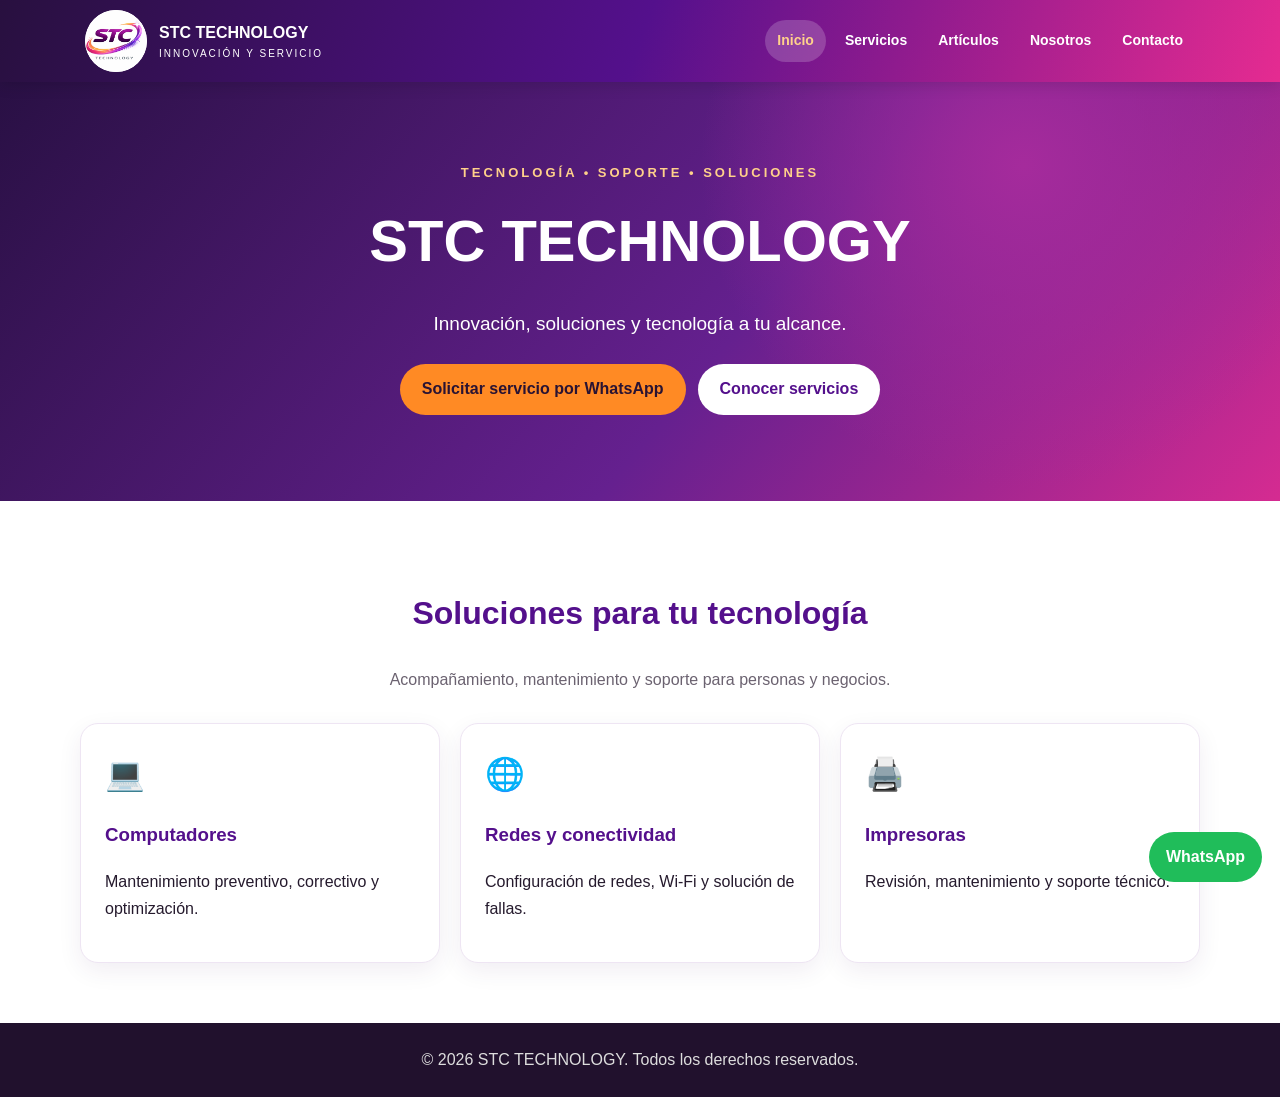
<file: index.html>
<!doctype html><html lang="es"><head><meta charset="utf-8"><meta name="viewport" content="width=device-width,initial-scale=1"><meta name="description" content="STC TECHNOLOGY: soluciones, mantenimiento y soporte tecnológico."><title>Inicio | STC TECHNOLOGY</title><link rel="stylesheet" href="estilos.css"></head><body><header><div class="nav"><a class="brand" href="index.html"><img src="imagenes/logo-stc.png" alt="Logotipo STC Technology"><span>STC TECHNOLOGY<small>INNOVACIÓN Y SERVICIO</small></span></a><nav><a class="active" href="index.html">Inicio</a><a class="" href="servicios.html">Servicios</a><a class="" href="articulos.html">Artículos</a><a class="" href="nosotros.html">Nosotros</a><a class="" href="contacto.html">Contacto</a></nav></div></header><main><section class="hero"><div class="eyebrow">Tecnología • Soporte • Soluciones</div><h1>STC TECHNOLOGY</h1><p>Innovación, soluciones y tecnología a tu alcance.</p><a class="btn main" href="https://wa.me/573107821051?text=Hola%20STC%20TECHNOLOGY">Solicitar servicio por WhatsApp</a><a class="btn light" href="servicios.html">Conocer servicios</a></section><section><div class="container"><h2 class="title">Soluciones para tu tecnología</h2><p class="lead">Acompañamiento, mantenimiento y soporte para personas y negocios.</p><div class="cards"><article class="card"><div class="symbol">💻</div><h3>Computadores</h3><p>Mantenimiento preventivo, correctivo y optimización.</p></article><article class="card"><div class="symbol">🌐</div><h3>Redes y conectividad</h3><p>Configuración de redes, Wi-Fi y solución de fallas.</p></article><article class="card"><div class="symbol">🖨️</div><h3>Impresoras</h3><p>Revisión, mantenimiento y soporte técnico.</p></article></div></div></section></main><footer>© <span id="year"></span> STC TECHNOLOGY. Todos los derechos reservados.</footer><a class="whatsapp" href="https://wa.me/573107821051?text=Hola%20STC%20TECHNOLOGY" target="_blank">WhatsApp</a><script>document.getElementById('year').textContent=new Date().getFullYear()</script></body></html>
</file>
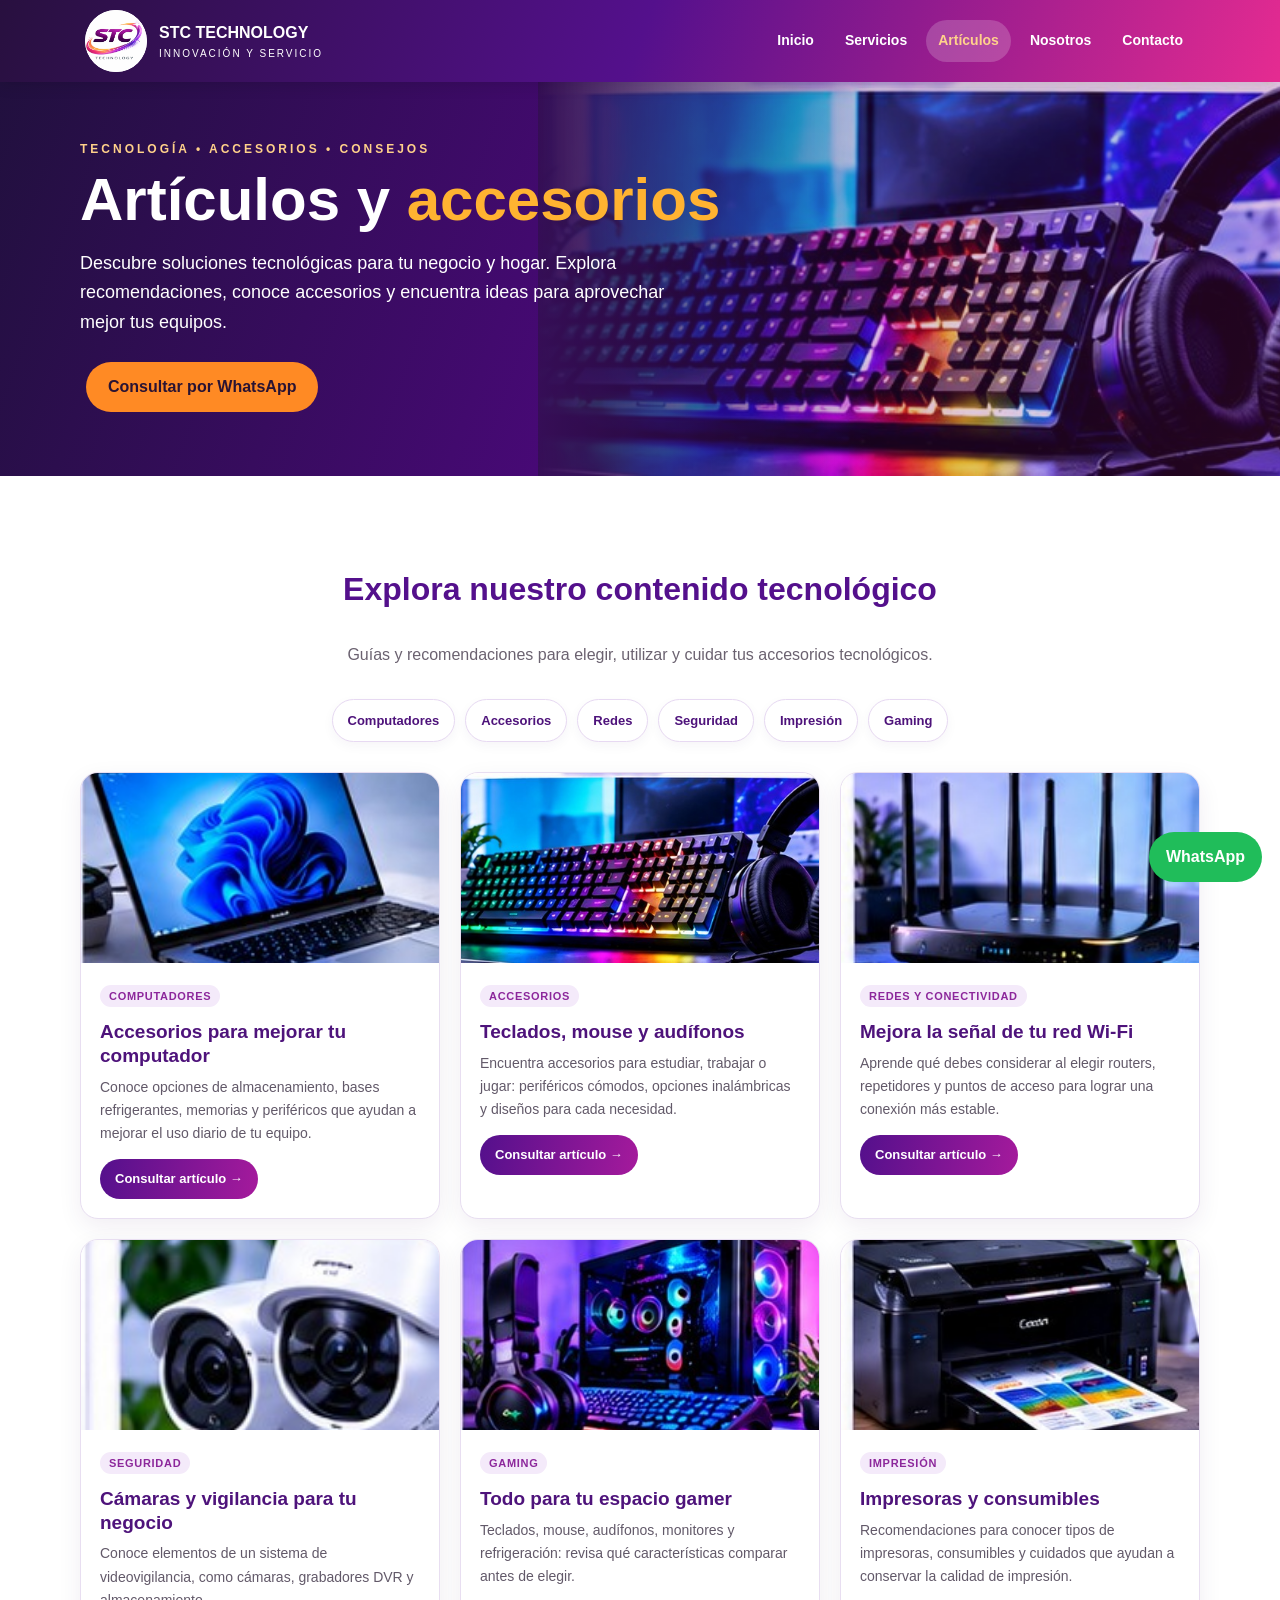
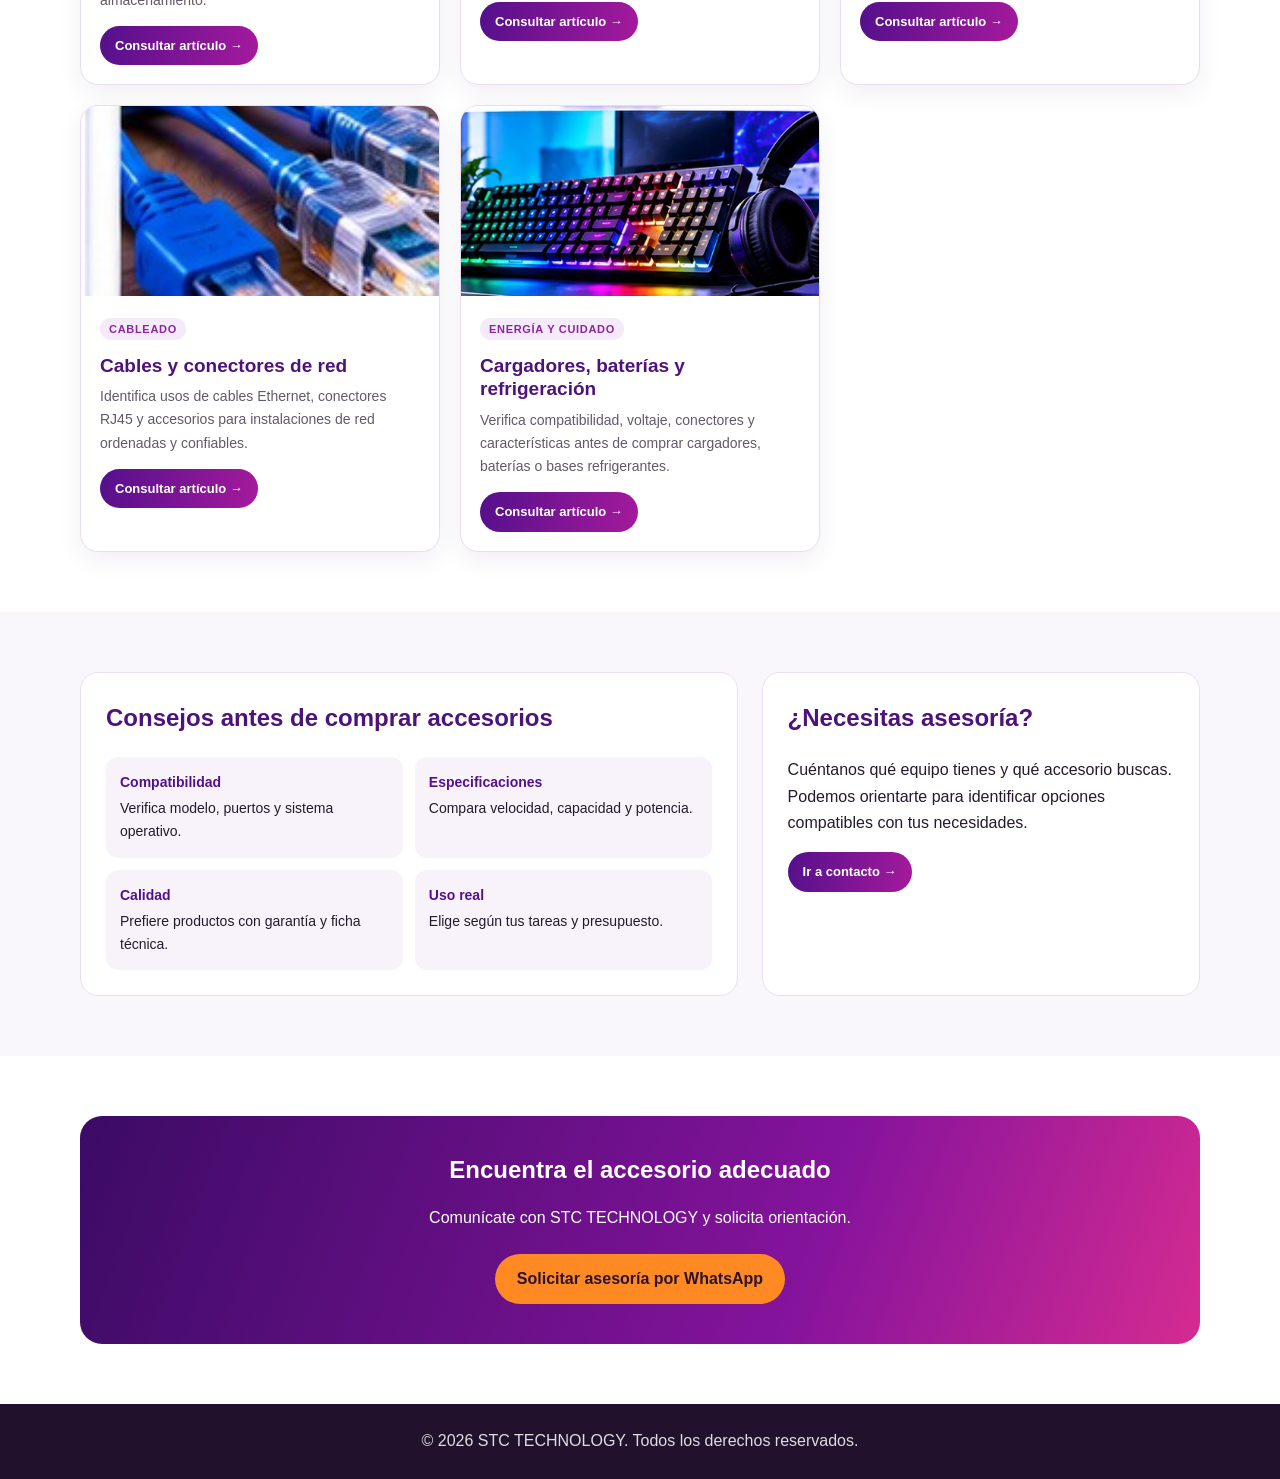
<file: articulos.html>
<!doctype html>
<html lang="es">
<head>
<meta charset="utf-8">
<meta name="viewport" content="width=device-width,initial-scale=1">
<meta name="description" content="Artículos, accesorios y recomendaciones tecnológicas de STC Technology.">
<title>Artículos y accesorios | STC TECHNOLOGY</title>
<link rel="stylesheet" href="estilos.css">
<style>
.articles-hero{position:relative;overflow:hidden;color:#fff;padding:58px 22px;background:linear-gradient(110deg,#21103e,#4d087e 55%,#a71991)}
.articles-hero:after{content:"";position:absolute;inset:0 0 0 auto;width:58%;background:linear-gradient(90deg,#32104f 0%,transparent 45%),url("imagenes/articulo-accesorios-banner.jpg") center/cover no-repeat;opacity:.78}
.articles-hero .container{position:relative;z-index:1}.articles-hero h1{font-size:clamp(38px,6vw,60px);line-height:1.05;margin:8px 0}.articles-hero h1 span{color:#ffb331}
.articles-hero p{max-width:590px;font-size:18px}.eyebrow{color:#ffd18a;text-transform:uppercase;letter-spacing:3px;font-size:12px;font-weight:800}
.category-nav{display:flex;gap:10px;justify-content:center;flex-wrap:wrap;margin:0 auto 30px}.category-nav a{padding:10px 15px;border:1px solid #e7d9f2;border-radius:24px;text-decoration:none;color:#4e137b;background:#fff;font-weight:700;font-size:13px;box-shadow:0 4px 12px #3210520b}.category-nav a:hover{background:#f4e8fb}
.article-grid{display:grid;grid-template-columns:repeat(3,minmax(0,1fr));gap:20px}
.article-card{overflow:hidden;border:1px solid #e8def1;border-radius:18px;background:#fff;box-shadow:0 8px 25px #32105212;transition:.2s}
.article-card:hover{transform:translateY(-4px);box-shadow:0 14px 28px #32105220}
.article-card img{width:100%;height:190px;object-fit:cover;display:block}
.article-body{padding:19px}.article-label{font-size:11px;font-weight:800;letter-spacing:.7px;color:#8c279b;background:#f4eafa;padding:5px 9px;border-radius:20px}
.article-body h2{font-size:19px;line-height:1.25;color:#4e137b;margin:12px 0 8px}.article-body p{font-size:14px;color:#625969;min-height:68px;margin:0 0 14px}
.read-link{color:#fff;text-decoration:none;background:linear-gradient(100deg,#54108c,#a51a9c);border-radius:22px;padding:9px 15px;font-size:13px;font-weight:800;display:inline-block}
.info-panel{display:grid;grid-template-columns:1.2fr .8fr;gap:24px;align-items:stretch}
.info-box{padding:25px;border:1px solid #eadff1;border-radius:18px;background:#fff}.info-box h2{color:#4e137b;margin-top:0}
.tips{display:grid;grid-template-columns:repeat(2,1fr);gap:12px}.tip{background:#f8f3fb;border-radius:12px;padding:14px;font-size:14px}.tip b{display:block;color:#54108c;margin-bottom:3px}
.articles-cta{background:linear-gradient(110deg,#3b0b65,#85139c 65%,#d52b91);color:#fff;text-align:center;padding:34px;border-radius:22px}.articles-cta h2{margin:0 0 8px}
@media(max-width:850px){.article-grid{grid-template-columns:repeat(2,1fr)}.info-panel{grid-template-columns:1fr}.articles-hero:after{width:65%;opacity:.25}}
@media(max-width:560px){.article-grid{grid-template-columns:1fr}.articles-hero{padding:48px 18px}.articles-hero:after{width:100%;opacity:.18}.article-card img{height:215px}.tips{grid-template-columns:1fr}}
</style>
</head>
<body>
<header><div class="nav">
<a class="brand" href="index.html"><img src="imagenes/logo-stc.png" alt="Logotipo STC Technology"><span>STC TECHNOLOGY<small>INNOVACIÓN Y SERVICIO</small></span></a>
<nav aria-label="Menú principal"><a href="index.html">Inicio</a><a href="servicios.html">Servicios</a><a class="active" href="articulos.html">Artículos</a><a href="nosotros.html">Nosotros</a><a href="contacto.html">Contacto</a></nav>
</div></header>
<main>
<section class="articles-hero"><div class="container">
<div class="eyebrow">Tecnología • Accesorios • Consejos</div>
<h1>Artículos y <span>accesorios</span></h1>
<p>Descubre soluciones tecnológicas para tu negocio y hogar. Explora recomendaciones, conoce accesorios y encuentra ideas para aprovechar mejor tus equipos.</p>
<a class="btn main" href="https://wa.me/573107821051?text=Hola%20STC%20TECHNOLOGY,%20quiero%20asesoria%20sobre%20articulos%20tecnologicos" target="_blank" rel="noopener">Consultar por WhatsApp</a>
</div></section>
<section><div class="container">
<h2 class="title">Explora nuestro contenido tecnológico</h2>
<p class="lead">Guías y recomendaciones para elegir, utilizar y cuidar tus accesorios tecnológicos.</p>
<div class="category-nav">
<a href="#computo">Computadores</a><a href="#accesorios">Accesorios</a><a href="#redes">Redes</a><a href="#seguridad">Seguridad</a><a href="#impresion">Impresión</a><a href="#gaming">Gaming</a>
</div>
<div class="article-grid">
<article class="article-card" id="computo"><img src="imagenes/articulo-portatiles.jpg" alt="Computador portátil moderno"><div class="article-body"><span class="article-label">COMPUTADORES</span><h2>Accesorios para mejorar tu computador</h2><p>Conoce opciones de almacenamiento, bases refrigerantes, memorias y periféricos que ayudan a mejorar el uso diario de tu equipo.</p><a class="read-link" href="https://wa.me/573107821051?text=Hola,%20quiero%20asesoria%20para%20mejorar%20mi%20computador" target="_blank">Consultar artículo →</a></div></article>
<article class="article-card" id="accesorios"><img src="imagenes/articulo-accesorios-banner.jpg" alt="Teclado, audífonos y mouse tecnológicos"><div class="article-body"><span class="article-label">ACCESORIOS</span><h2>Teclados, mouse y audífonos</h2><p>Encuentra accesorios para estudiar, trabajar o jugar: periféricos cómodos, opciones inalámbricas y diseños para cada necesidad.</p><a class="read-link" href="https://wa.me/573107821051?text=Hola,%20quiero%20informacion%20sobre%20teclados,%20mouse%20y%20audifonos" target="_blank">Consultar artículo →</a></div></article>
<article class="article-card" id="redes"><img src="imagenes/articulo-redes.jpg" alt="Router inalámbrico y antenas de red"><div class="article-body"><span class="article-label">REDES Y CONECTIVIDAD</span><h2>Mejora la señal de tu red Wi-Fi</h2><p>Aprende qué debes considerar al elegir routers, repetidores y puntos de acceso para lograr una conexión más estable.</p><a class="read-link" href="https://wa.me/573107821051?text=Hola,%20necesito%20asesoria%20sobre%20routers%20y%20WiFi" target="_blank">Consultar artículo →</a></div></article>
<article class="article-card" id="seguridad"><img src="imagenes/articulo-camaras.jpg" alt="Cámaras de videovigilancia"><div class="article-body"><span class="article-label">SEGURIDAD</span><h2>Cámaras y vigilancia para tu negocio</h2><p>Conoce elementos de un sistema de videovigilancia, como cámaras, grabadores DVR y almacenamiento.</p><a class="read-link" href="https://wa.me/573107821051?text=Hola,%20quiero%20asesoria%20sobre%20camaras%20de%20seguridad" target="_blank">Consultar artículo →</a></div></article>
<article class="article-card" id="gaming"><img src="imagenes/articulo-gamer.jpg" alt="Accesorios gamer, computador y audífonos"><div class="article-body"><span class="article-label">GAMING</span><h2>Todo para tu espacio gamer</h2><p>Teclados, mouse, audífonos, monitores y refrigeración: revisa qué características comparar antes de elegir.</p><a class="read-link" href="https://wa.me/573107821051?text=Hola,%20quiero%20asesoria%20sobre%20accesorios%20gamer" target="_blank">Consultar artículo →</a></div></article>
<article class="article-card" id="impresion"><img src="imagenes/articulo-impresoras.jpg" alt="Impresora de escritorio"><div class="article-body"><span class="article-label">IMPRESIÓN</span><h2>Impresoras y consumibles</h2><p>Recomendaciones para conocer tipos de impresoras, consumibles y cuidados que ayudan a conservar la calidad de impresión.</p><a class="read-link" href="https://wa.me/573107821051?text=Hola,%20quiero%20informacion%20sobre%20impresoras%20y%20consumibles" target="_blank">Consultar artículo →</a></div></article>
<article class="article-card"><img src="imagenes/articulo-cables.jpg" alt="Cables de red y conectores Ethernet"><div class="article-body"><span class="article-label">CABLEADO</span><h2>Cables y conectores de red</h2><p>Identifica usos de cables Ethernet, conectores RJ45 y accesorios para instalaciones de red ordenadas y confiables.</p><a class="read-link" href="https://wa.me/573107821051?text=Hola,%20quiero%20asesoria%20sobre%20cables%20y%20conectores" target="_blank">Consultar artículo →</a></div></article>
<article class="article-card"><img src="imagenes/articulo-accesorios-banner.jpg" alt="Periféricos y accesorios para escritorio"><div class="article-body"><span class="article-label">ENERGÍA Y CUIDADO</span><h2>Cargadores, baterías y refrigeración</h2><p>Verifica compatibilidad, voltaje, conectores y características antes de comprar cargadores, baterías o bases refrigerantes.</p><a class="read-link" href="https://wa.me/573107821051?text=Hola,%20necesito%20asesoria%20sobre%20cargadores%20y%20baterias" target="_blank">Consultar artículo →</a></div></article>
</div>
</div></section>
<section class="soft"><div class="container info-panel">
<div class="info-box"><h2>Consejos antes de comprar accesorios</h2><div class="tips">
<div class="tip"><b>Compatibilidad</b>Verifica modelo, puertos y sistema operativo.</div>
<div class="tip"><b>Especificaciones</b>Compara velocidad, capacidad y potencia.</div>
<div class="tip"><b>Calidad</b>Prefiere productos con garantía y ficha técnica.</div>
<div class="tip"><b>Uso real</b>Elige según tus tareas y presupuesto.</div>
</div></div>
<div class="info-box"><h2>¿Necesitas asesoría?</h2><p>Cuéntanos qué equipo tienes y qué accesorio buscas. Podemos orientarte para identificar opciones compatibles con tus necesidades.</p><a class="read-link" href="contacto.html">Ir a contacto →</a></div>
</div></section>
<section><div class="container"><div class="articles-cta"><h2>Encuentra el accesorio adecuado</h2><p>Comunícate con STC TECHNOLOGY y solicita orientación.</p><a class="btn main" href="https://wa.me/573107821051?text=Hola%20STC%20TECHNOLOGY,%20quiero%20asesoria%20para%20elegir%20un%20accesorio" target="_blank" rel="noopener">Solicitar asesoría por WhatsApp</a></div></div></section>
</main>
<footer>© <span id="year"></span> STC TECHNOLOGY. Todos los derechos reservados.</footer>
<a class="whatsapp" href="https://wa.me/573107821051?text=Hola%20STC%20TECHNOLOGY" target="_blank" rel="noopener">WhatsApp</a>
<script>document.getElementById('year').textContent=new Date().getFullYear()</script>
</body></html>
</file>
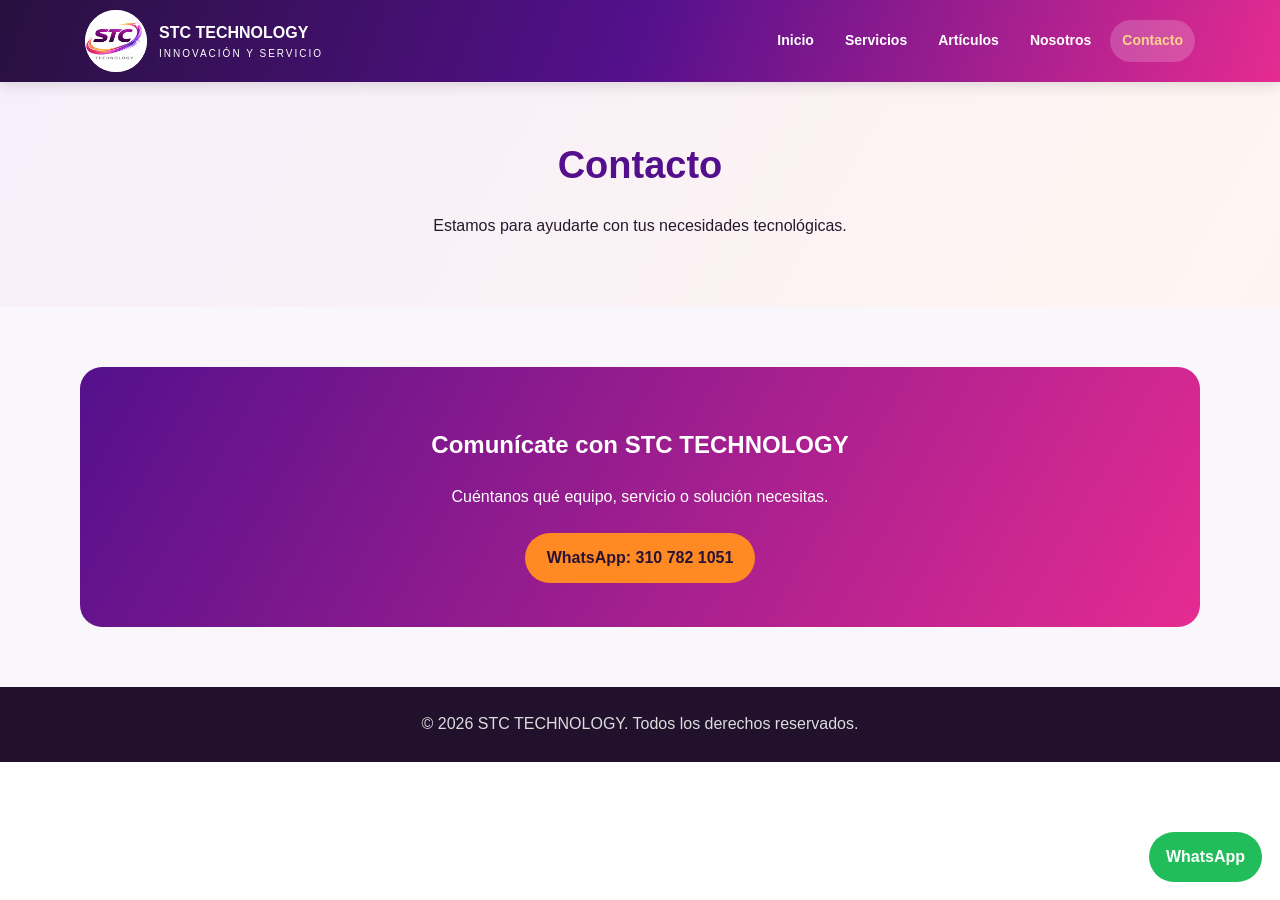
<file: contacto.html>
<!doctype html><html lang="es"><head><meta charset="utf-8"><meta name="viewport" content="width=device-width,initial-scale=1"><meta name="description" content="STC TECHNOLOGY: soluciones, mantenimiento y soporte tecnológico."><title>Contacto | STC TECHNOLOGY</title><link rel="stylesheet" href="estilos.css"></head><body><header><div class="nav"><a class="brand" href="index.html"><img src="imagenes/logo-stc.png" alt="Logotipo STC Technology"><span>STC TECHNOLOGY<small>INNOVACIÓN Y SERVICIO</small></span></a><nav><a class="" href="index.html">Inicio</a><a class="" href="servicios.html">Servicios</a><a class="" href="articulos.html">Artículos</a><a class="" href="nosotros.html">Nosotros</a><a class="active" href="contacto.html">Contacto</a></nav></div></header><main><div class="page-head"><h1>Contacto</h1><p>Estamos para ayudarte con tus necesidades tecnológicas.</p></div><section class="soft"><div class="container"><div class="contact"><h2>Comunícate con STC TECHNOLOGY</h2><p>Cuéntanos qué equipo, servicio o solución necesitas.</p><a class="btn main" href="https://wa.me/573107821051?text=Hola,%20necesito%20informaci%C3%B3n%20sobre%20sus%20servicios" target="_blank">WhatsApp: 310 782 1051</a></div></div></section></main><footer>© <span id="year"></span> STC TECHNOLOGY. Todos los derechos reservados.</footer><a class="whatsapp" href="https://wa.me/573107821051?text=Hola%20STC%20TECHNOLOGY" target="_blank">WhatsApp</a><script>document.getElementById('year').textContent=new Date().getFullYear()</script></body></html>
</file>
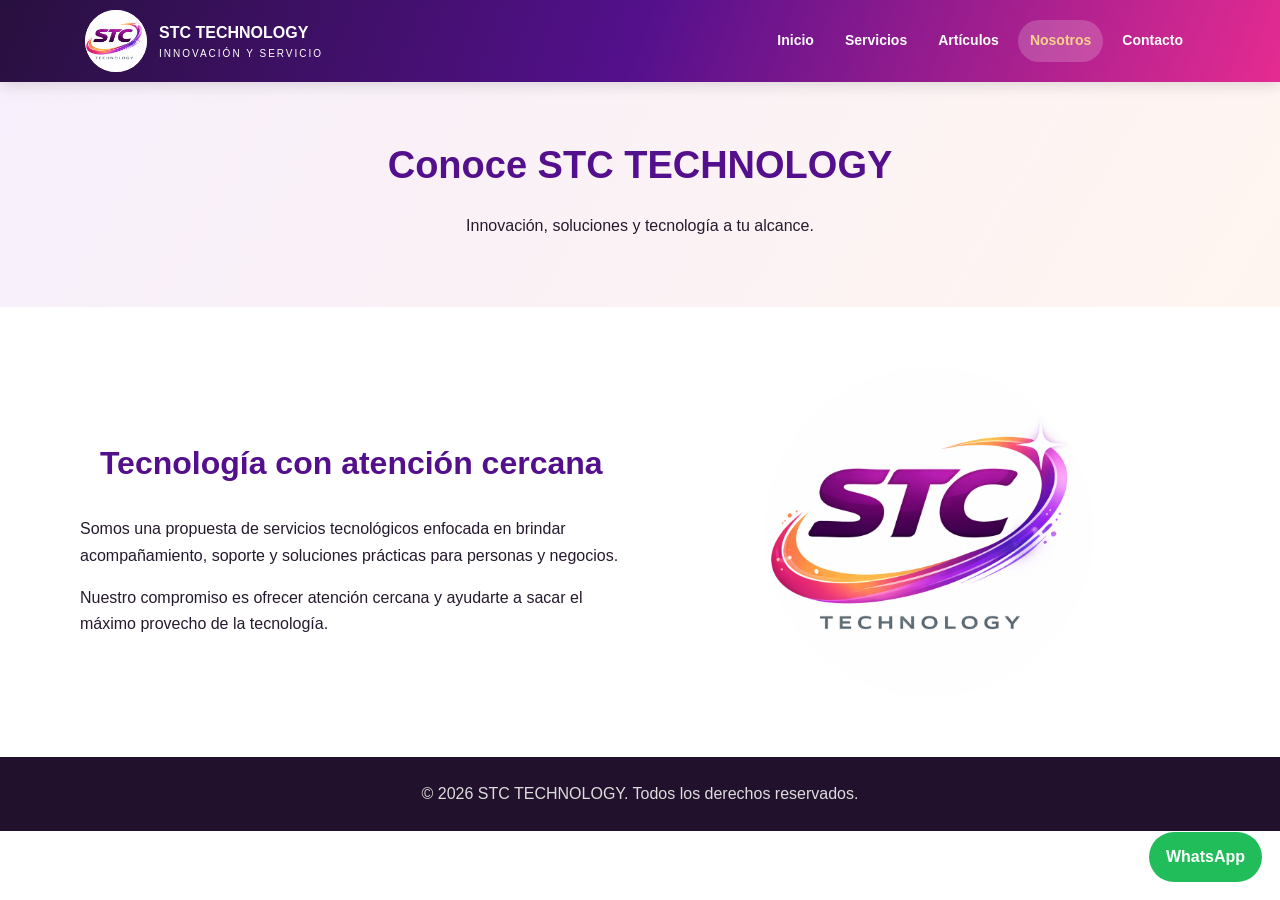
<file: nosotros.html>
<!doctype html><html lang="es"><head><meta charset="utf-8"><meta name="viewport" content="width=device-width,initial-scale=1"><meta name="description" content="STC TECHNOLOGY: soluciones, mantenimiento y soporte tecnológico."><title>Nosotros | STC TECHNOLOGY</title><link rel="stylesheet" href="estilos.css"></head><body><header><div class="nav"><a class="brand" href="index.html"><img src="imagenes/logo-stc.png" alt="Logotipo STC Technology"><span>STC TECHNOLOGY<small>INNOVACIÓN Y SERVICIO</small></span></a><nav><a class="" href="index.html">Inicio</a><a class="" href="servicios.html">Servicios</a><a class="" href="articulos.html">Artículos</a><a class="active" href="nosotros.html">Nosotros</a><a class="" href="contacto.html">Contacto</a></nav></div></header><main><div class="page-head"><h1>Conoce STC TECHNOLOGY</h1><p>Innovación, soluciones y tecnología a tu alcance.</p></div><section><div class="container about"><div><h2 class="title">Tecnología con atención cercana</h2><p>Somos una propuesta de servicios tecnológicos enfocada en brindar acompañamiento, soporte y soluciones prácticas para personas y negocios.</p><p>Nuestro compromiso es ofrecer atención cercana y ayudarte a sacar el máximo provecho de la tecnología.</p></div><img src="imagenes/logo-stc.png" alt="Logotipo STC Technology"></div></section></main><footer>© <span id="year"></span> STC TECHNOLOGY. Todos los derechos reservados.</footer><a class="whatsapp" href="https://wa.me/573107821051?text=Hola%20STC%20TECHNOLOGY" target="_blank">WhatsApp</a><script>document.getElementById('year').textContent=new Date().getFullYear()</script></body></html>
</file>
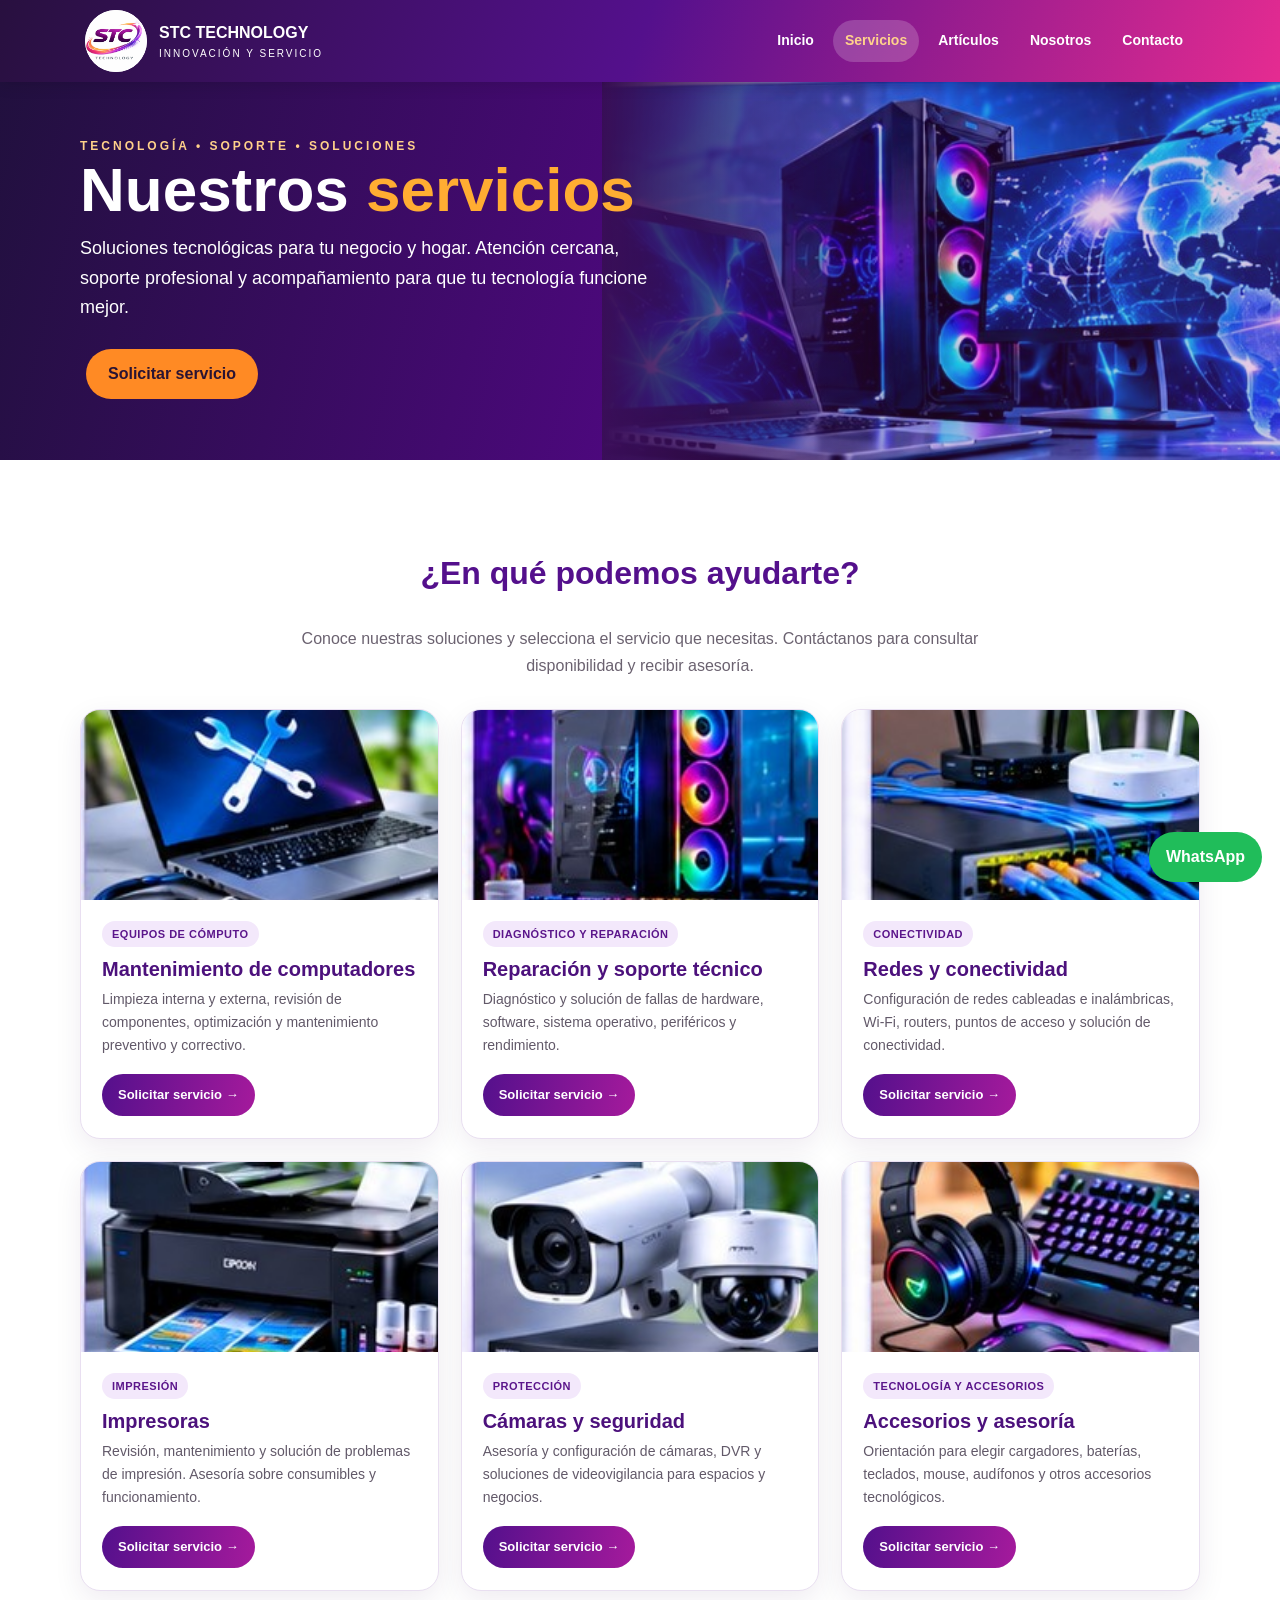
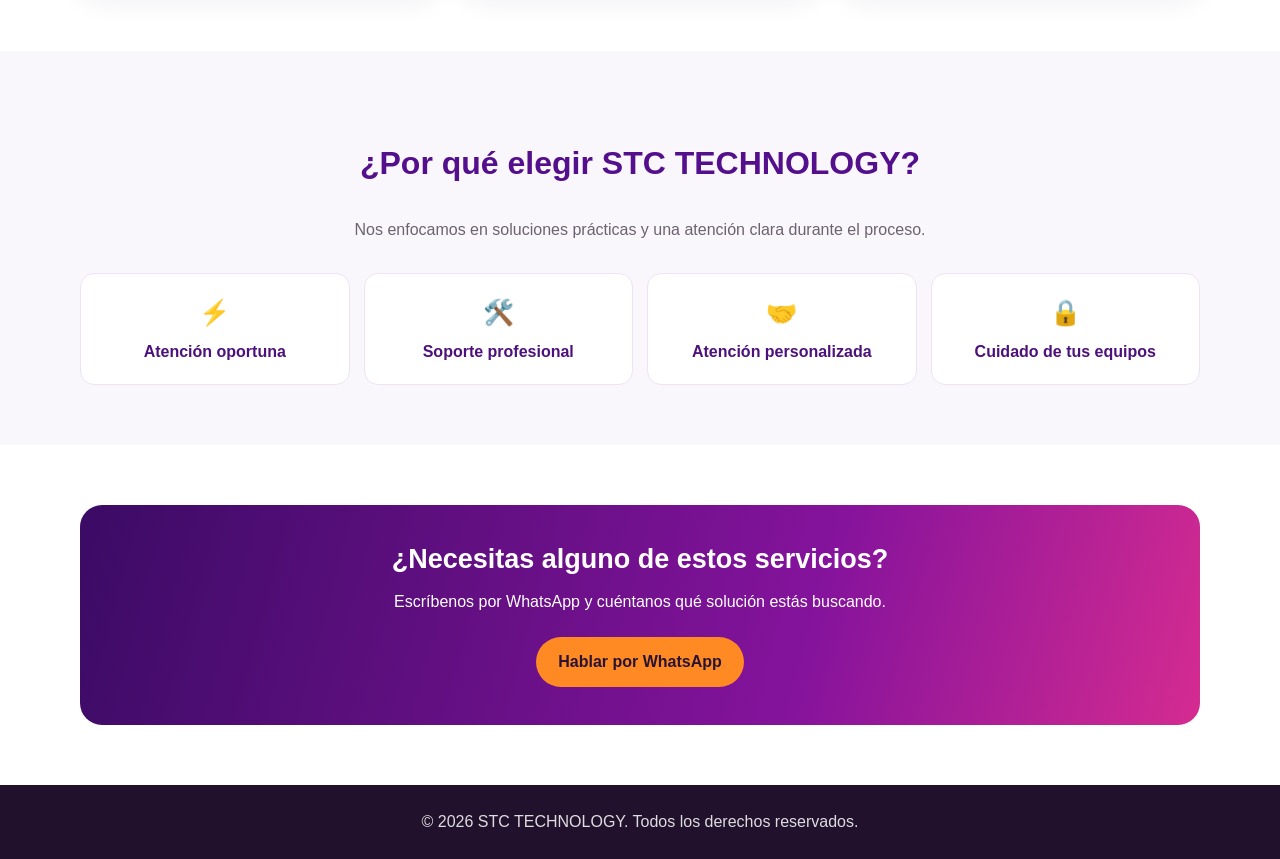
<file: servicios.html>
<!doctype html>
<html lang="es">
<head>
<meta charset="utf-8">
<meta name="viewport" content="width=device-width,initial-scale=1">
<meta name="description" content="Servicios de STC Technology: mantenimiento, soporte técnico, redes, impresoras y seguridad.">
<title>Servicios | STC TECHNOLOGY</title>
<link rel="stylesheet" href="estilos.css">
<style>
.services-hero{position:relative;overflow:hidden;color:#fff;background:linear-gradient(105deg,#21103e 0%,#4d087e 52%,#9c168f 100%);padding:55px 22px}
.services-hero:after{content:"";position:absolute;inset:0 0 0 auto;width:53%;background:linear-gradient(90deg,#35104f 0%,transparent 45%),url("imagenes/banner-servicios.jpg") center/cover no-repeat;opacity:.78}
.services-hero .container{position:relative;z-index:1}
.services-hero h1{font-size:clamp(38px,6vw,62px);line-height:1.05;margin:0 0 12px;max-width:600px}
.services-hero h1 span{color:#ffad32}
.services-hero p{max-width:590px;font-size:18px;margin:0 0 20px}
.eyebrow{color:#ffd18a;text-transform:uppercase;letter-spacing:3px;font-size:12px;font-weight:800}
.service-grid{display:grid;grid-template-columns:repeat(3,minmax(0,1fr));gap:22px}
.service-card{overflow:hidden;border-radius:20px;background:#fff;border:1px solid #e9dff1;box-shadow:0 9px 28px #32105214;transition:transform .2s,box-shadow .2s}
.service-card:hover{transform:translateY(-5px);box-shadow:0 15px 32px #32105225}
.service-card img{width:100%;height:190px;display:block;object-fit:cover}
.service-copy{padding:20px 21px 22px}
.service-copy .tag{display:inline-block;background:#f3e8fb;color:#5b168b;padding:4px 10px;border-radius:20px;font-size:11px;font-weight:800;letter-spacing:.5px}
.service-copy h2{font-size:20px;color:#4c117c;margin:10px 0 7px;line-height:1.2}
.service-copy p{color:#625969;margin:0 0 17px;font-size:14px;min-height:66px}
.service-link{display:inline-block;background:linear-gradient(100deg,#54108c,#a51a9c);color:#fff;text-decoration:none;padding:10px 16px;border-radius:24px;font-size:13px;font-weight:800}
.service-link:hover{filter:brightness(1.12)}
.benefits{display:grid;grid-template-columns:repeat(4,1fr);gap:14px}
.benefit{background:#fff;border:1px solid #eee3f4;border-radius:14px;padding:18px;text-align:center}
.benefit b{display:block;color:#4d117b;margin-top:6px}
.benefit span{font-size:25px}
.service-cta{background:linear-gradient(105deg,#3b0b65,#85139c 65%,#d52b91);color:#fff;border-radius:22px;padding:32px;text-align:center}
.service-cta h2{margin:0 0 8px;font-size:27px}
.service-cta p{margin:0 0 15px}
@media(max-width:850px){.service-grid{grid-template-columns:repeat(2,1fr)}.benefits{grid-template-columns:repeat(2,1fr)}.services-hero:after{width:60%;opacity:.28}}
@media(max-width:560px){.service-grid{grid-template-columns:1fr}.service-card img{height:220px}.services-hero{padding:48px 18px}.services-hero:after{width:100%;opacity:.18}.benefits{grid-template-columns:1fr 1fr}}
</style>
</head>
<body>
<header><div class="nav">
<a class="brand" href="index.html"><img src="imagenes/logo-stc.png" alt="Logotipo STC Technology"><span>STC TECHNOLOGY<small>INNOVACIÓN Y SERVICIO</small></span></a>
<nav aria-label="Menú principal">
<a href="index.html">Inicio</a><a class="active" href="servicios.html">Servicios</a><a href="articulos.html">Artículos</a><a href="nosotros.html">Nosotros</a><a href="contacto.html">Contacto</a>
</nav></div></header>
<main>
<section class="services-hero"><div class="container">
<div class="eyebrow">Tecnología • Soporte • Soluciones</div>
<h1>Nuestros <span>servicios</span></h1>
<p>Soluciones tecnológicas para tu negocio y hogar. Atención cercana, soporte profesional y acompañamiento para que tu tecnología funcione mejor.</p>
<a class="btn main" href="https://wa.me/573107821051?text=Hola%20STC%20TECHNOLOGY,%20quiero%20solicitar%20un%20servicio" target="_blank" rel="noopener">Solicitar servicio</a>
</div></section>
<section><div class="container">
<h2 class="title">¿En qué podemos ayudarte?</h2>
<p class="lead">Conoce nuestras soluciones y selecciona el servicio que necesitas. Contáctanos para consultar disponibilidad y recibir asesoría.</p>
<div class="service-grid">
<article class="service-card"><img src="imagenes/mantenimiento.jpg" alt="Portátil y herramientas para mantenimiento de computadores"><div class="service-copy"><span class="tag">EQUIPOS DE CÓMPUTO</span><h2>Mantenimiento de computadores</h2><p>Limpieza interna y externa, revisión de componentes, optimización y mantenimiento preventivo y correctivo.</p><a class="service-link" href="https://wa.me/573107821051?text=Hola,%20solicito%20mantenimiento%20de%20computador" target="_blank">Solicitar servicio →</a></div></article>
<article class="service-card"><img src="imagenes/soporte.jpg" alt="Computador de escritorio para reparación y soporte"><div class="service-copy"><span class="tag">DIAGNÓSTICO Y REPARACIÓN</span><h2>Reparación y soporte técnico</h2><p>Diagnóstico y solución de fallas de hardware, software, sistema operativo, periféricos y rendimiento.</p><a class="service-link" href="https://wa.me/573107821051?text=Hola,%20necesito%20soporte%20tecnico" target="_blank">Solicitar servicio →</a></div></article>
<article class="service-card"><img src="imagenes/redes.jpg" alt="Routers, switches y cableado de red"><div class="service-copy"><span class="tag">CONECTIVIDAD</span><h2>Redes y conectividad</h2><p>Configuración de redes cableadas e inalámbricas, Wi-Fi, routers, puntos de acceso y solución de conectividad.</p><a class="service-link" href="https://wa.me/573107821051?text=Hola,%20necesito%20ayuda%20con%20redes%20y%20conectividad" target="_blank">Solicitar servicio →</a></div></article>
<article class="service-card"><img src="imagenes/impresoras.jpg" alt="Impresora y suministros de impresión"><div class="service-copy"><span class="tag">IMPRESIÓN</span><h2>Impresoras</h2><p>Revisión, mantenimiento y solución de problemas de impresión. Asesoría sobre consumibles y funcionamiento.</p><a class="service-link" href="https://wa.me/573107821051?text=Hola,%20necesito%20servicio%20para%20una%20impresora" target="_blank">Solicitar servicio →</a></div></article>
<article class="service-card"><img src="imagenes/seguridad.jpg" alt="Cámaras de videovigilancia para seguridad"><div class="service-copy"><span class="tag">PROTECCIÓN</span><h2>Cámaras y seguridad</h2><p>Asesoría y configuración de cámaras, DVR y soluciones de videovigilancia para espacios y negocios.</p><a class="service-link" href="https://wa.me/573107821051?text=Hola,%20quiero%20informacion%20sobre%20camaras%20y%20seguridad" target="_blank">Solicitar servicio →</a></div></article>
<article class="service-card"><img src="imagenes/accesorios.jpg" alt="Accesorios tecnológicos, teclado, mouse y audífonos"><div class="service-copy"><span class="tag">TECNOLOGÍA Y ACCESORIOS</span><h2>Accesorios y asesoría</h2><p>Orientación para elegir cargadores, baterías, teclados, mouse, audífonos y otros accesorios tecnológicos.</p><a class="service-link" href="https://wa.me/573107821051?text=Hola,%20quiero%20asesoria%20sobre%20accesorios%20tecnologicos" target="_blank">Solicitar servicio →</a></div></article>
</div></div></section>
<section class="soft"><div class="container"><h2 class="title">¿Por qué elegir STC TECHNOLOGY?</h2><p class="lead">Nos enfocamos en soluciones prácticas y una atención clara durante el proceso.</p><div class="benefits">
<div class="benefit"><span>⚡</span><b>Atención oportuna</b></div><div class="benefit"><span>🛠️</span><b>Soporte profesional</b></div><div class="benefit"><span>🤝</span><b>Atención personalizada</b></div><div class="benefit"><span>🔒</span><b>Cuidado de tus equipos</b></div>
</div></div></section>
<section><div class="container"><div class="service-cta"><h2>¿Necesitas alguno de estos servicios?</h2><p>Escríbenos por WhatsApp y cuéntanos qué solución estás buscando.</p><a class="btn main" href="https://wa.me/573107821051?text=Hola%20STC%20TECHNOLOGY,%20quiero%20cotizar%20un%20servicio" target="_blank" rel="noopener">Hablar por WhatsApp</a></div></div></section>
</main>
<footer>© <span id="year"></span> STC TECHNOLOGY. Todos los derechos reservados.</footer>
<a class="whatsapp" href="https://wa.me/573107821051?text=Hola%20STC%20TECHNOLOGY" target="_blank" rel="noopener">WhatsApp</a>
<script>document.getElementById('year').textContent=new Date().getFullYear()</script>
</body></html>
</file>
<file: estilos.css>
:root{--p:#54108c;--pk:#e52b91;--o:#ff8a24;--ink:#251a2d;--light:#faf7fc}
*{box-sizing:border-box}body{margin:0;font:16px Arial,sans-serif;color:var(--ink);line-height:1.65}header{background:linear-gradient(110deg,#28103f,var(--p),var(--pk));color:white;position:sticky;top:0;z-index:5;box-shadow:0 3px 14px #0002}.nav{max-width:1150px;margin:auto;padding:10px 20px;display:flex;align-items:center;justify-content:space-between;gap:15px}.brand{display:flex;align-items:center;gap:12px;color:white;text-decoration:none;font-weight:bold}.brand img{width:62px;height:62px;object-fit:contain;background:white;border-radius:50%}.brand small{display:block;font-size:10px;letter-spacing:2px;font-weight:normal}nav{display:flex;gap:7px;flex-wrap:wrap}nav a{color:white;text-decoration:none;padding:9px 12px;border-radius:22px;font-size:14px;font-weight:bold}nav a:hover,nav a.active{background:#ffffff30;color:#ffd28b}.hero{padding:80px 20px;text-align:center;color:white;background:radial-gradient(circle at 80% 20%,#a52b9c,transparent 30%),linear-gradient(130deg,#291044,#65208f 58%,#d52b91)}.hero h1{font-size:clamp(36px,6vw,58px);margin:10px}.hero p{font-size:19px}.eyebrow{color:#ffd18a;letter-spacing:3px;text-transform:uppercase;font-size:13px;font-weight:bold}.btn{display:inline-block;margin:6px;padding:12px 22px;border-radius:30px;text-decoration:none;font-weight:bold}.main{background:var(--o);color:#291333}.light{background:white;color:var(--p)}section{padding:60px 20px}.container{max-width:1120px;margin:auto}.page-head{text-align:center;padding:52px 20px;background:linear-gradient(120deg,#f7effb,#fff5f0)}.page-head h1,.title{color:var(--p)}.page-head h1{font-size:38px;margin:0}.lead{text-align:center;color:#6b6270;margin:0 auto 30px;max-width:750px}.title{text-align:center;font-size:32px}.cards,.articles{display:grid;grid-template-columns:repeat(3,1fr);gap:20px}.card,.article{background:white;padding:24px;border:1px solid #eee5f3;border-radius:18px;box-shadow:0 8px 25px #32105212}.article{border-top:5px solid var(--o)}.card h3,.article h3{color:var(--p)}.symbol{font-size:32px}.soft{background:var(--light)}.about{display:grid;grid-template-columns:1fr 1fr;gap:35px;align-items:center}.about img{width:min(100%,330px);display:block;margin:auto;border-radius:50%}.contact{background:linear-gradient(120deg,var(--p),var(--pk));color:white;text-align:center;padding:38px;border-radius:22px}footer{background:#21112d;color:#ddd;text-align:center;padding:24px}.whatsapp{position:fixed;right:18px;bottom:18px;background:#20bd5a;color:white;text-decoration:none;padding:12px 17px;border-radius:30px;font-weight:bold;z-index:8}@media(max-width:760px){.nav{flex-direction:column}.cards,.articles,.about{grid-template-columns:1fr}nav{justify-content:center}.hero{padding:58px 18px}}
</file>
